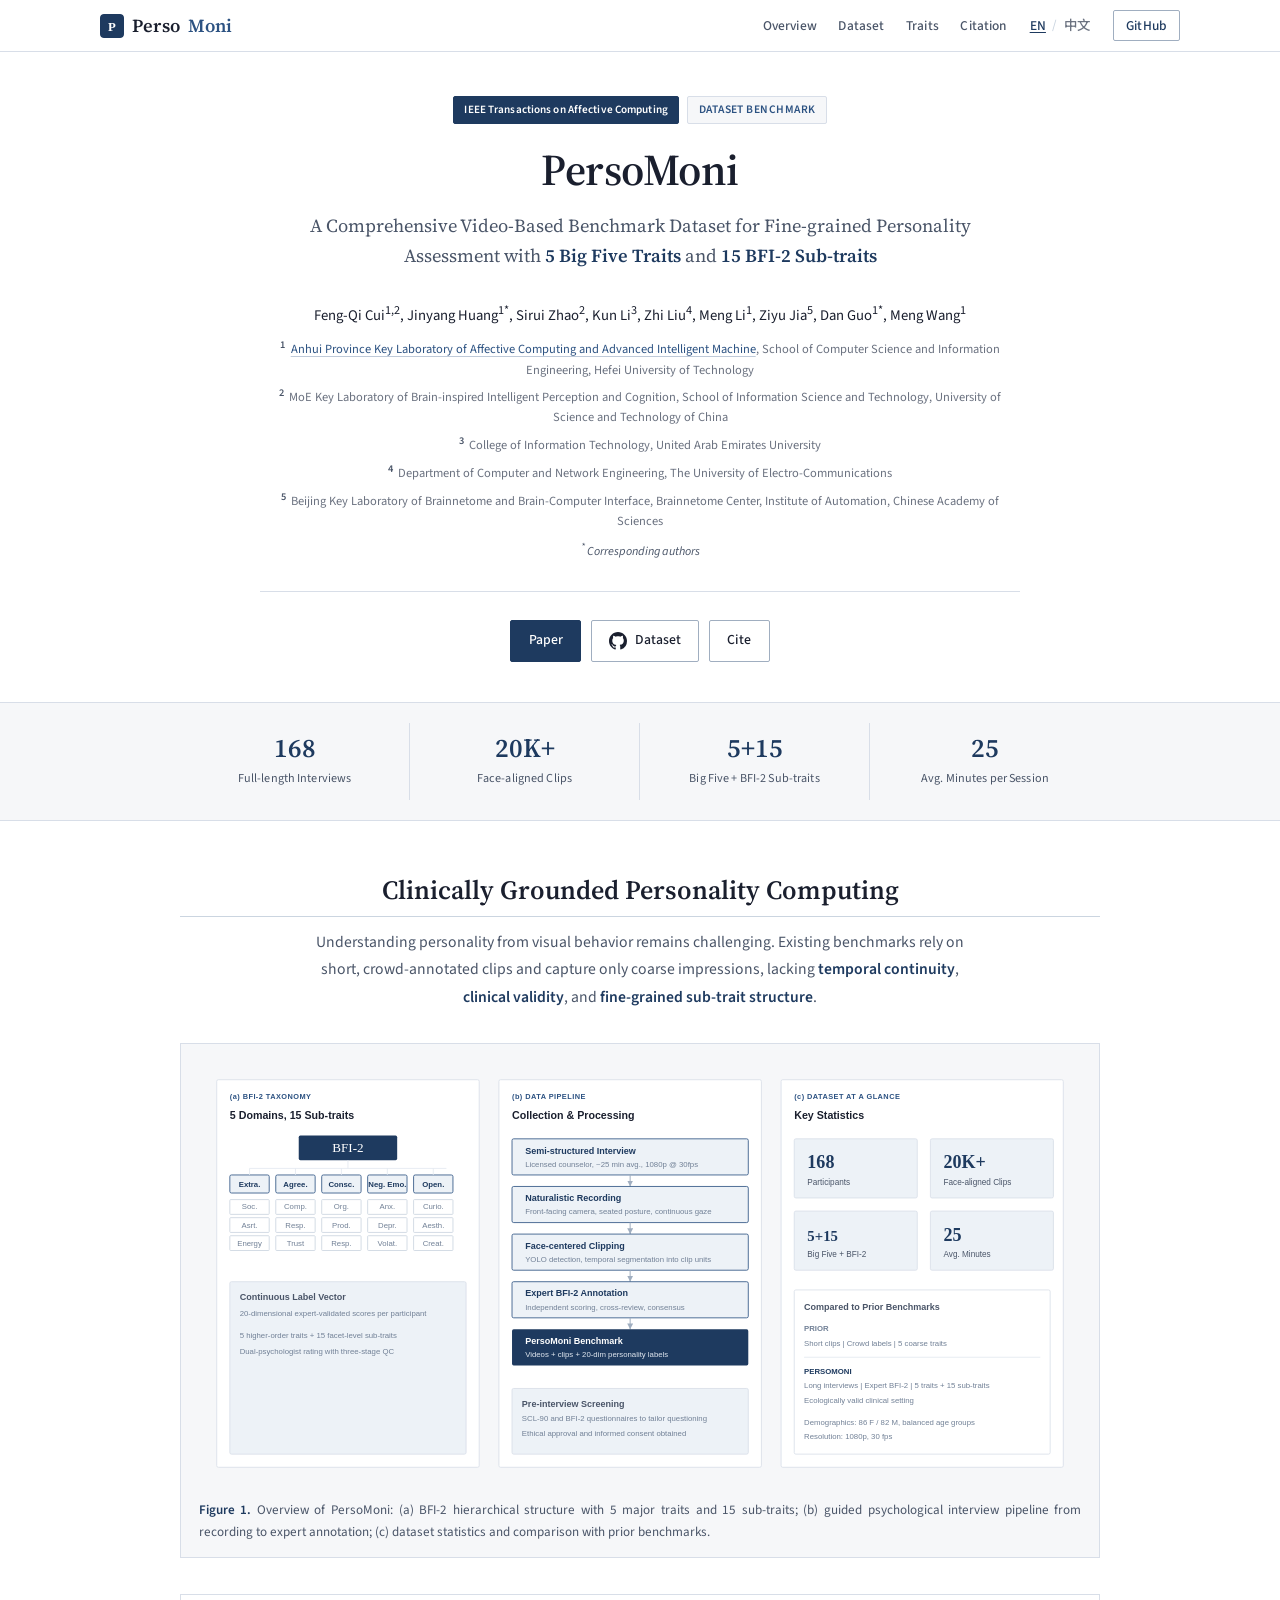
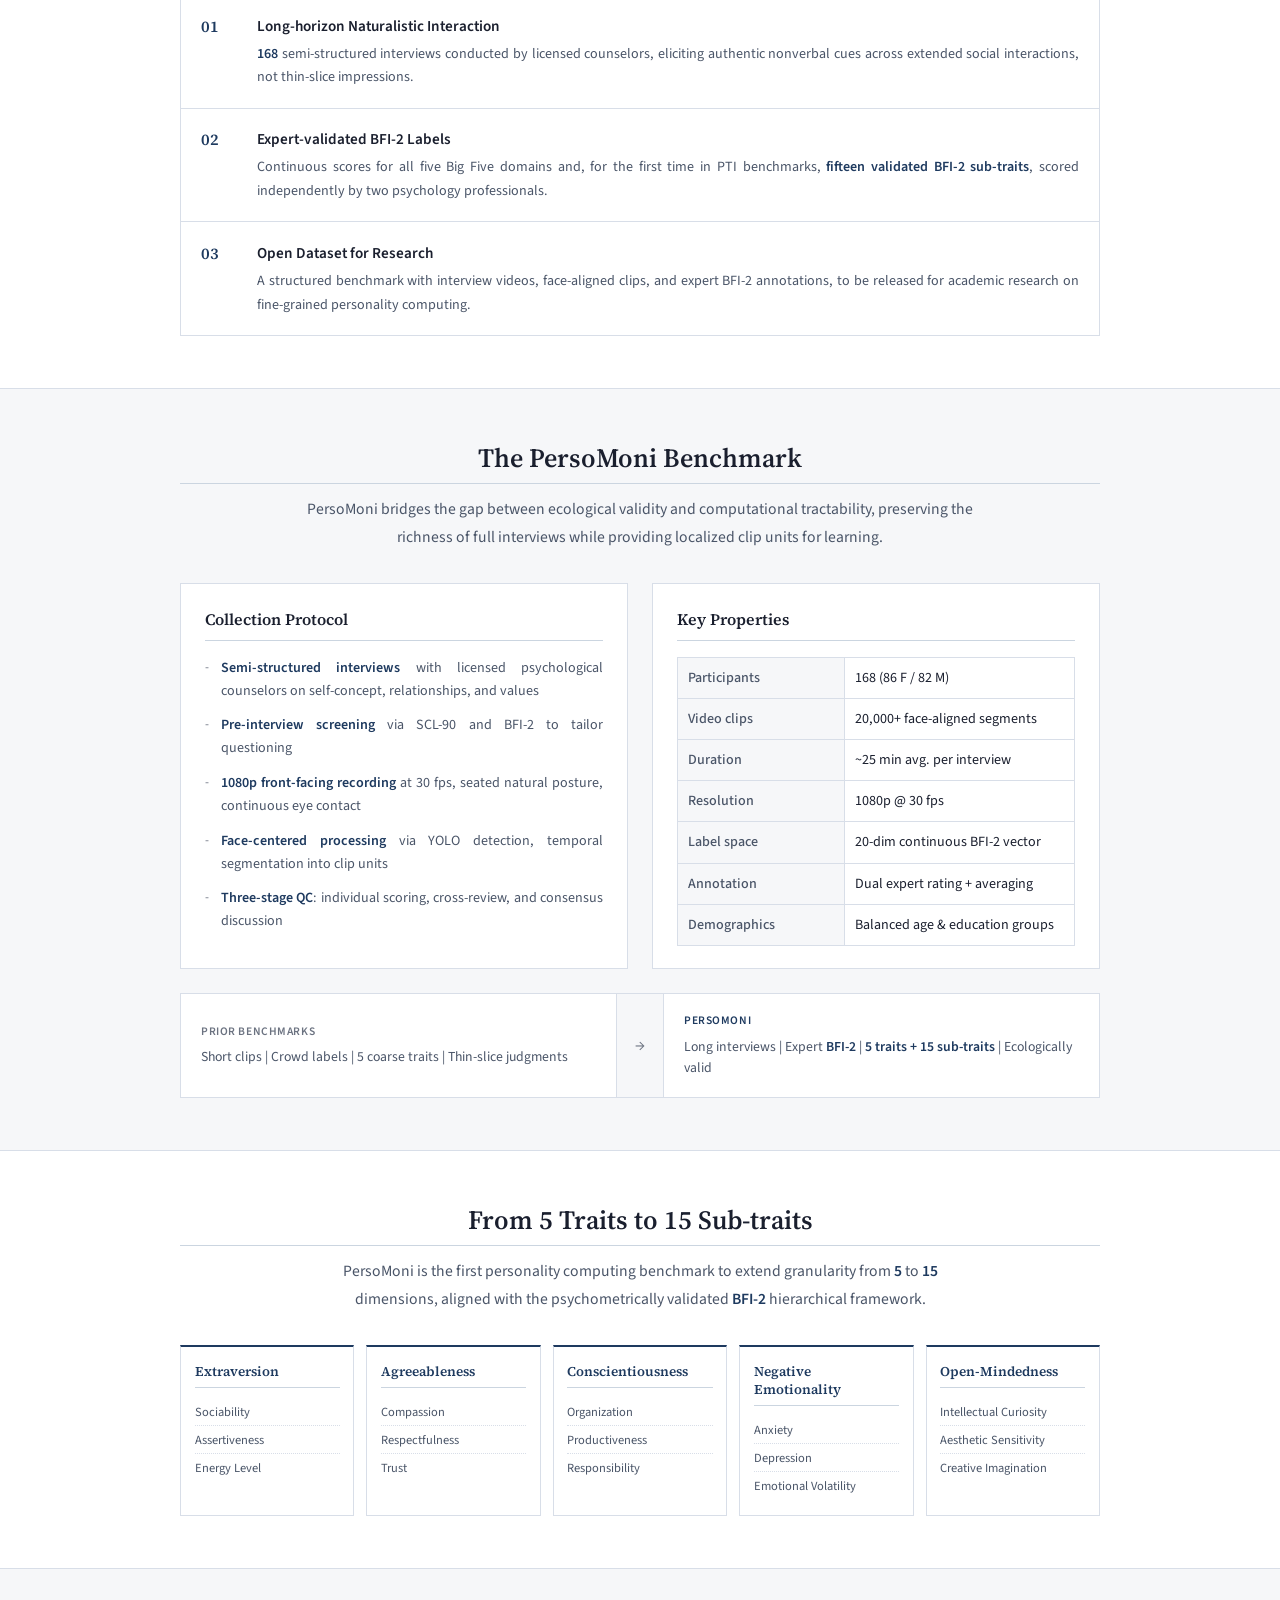
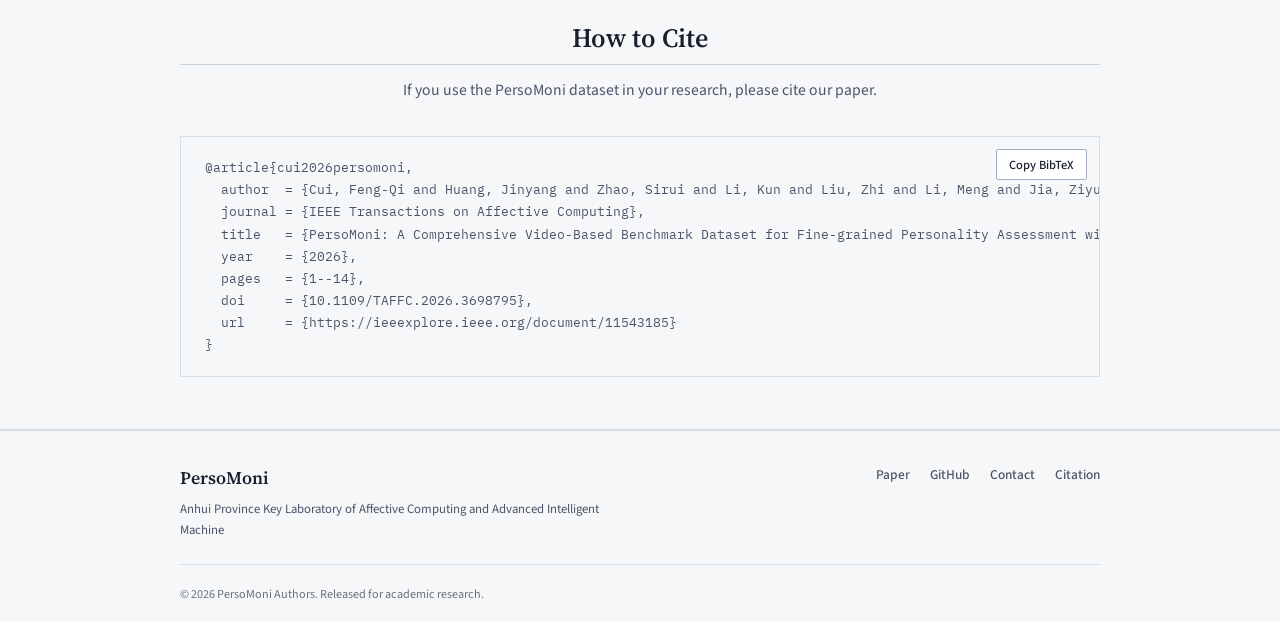
<file: index.html>
<!DOCTYPE html>
<html lang="en">
<head>
  <meta charset="UTF-8">
  <meta name="viewport" content="width=device-width, initial-scale=1.0">
  <meta http-equiv="Content-Type" content="text/html; charset=UTF-8">
  <meta name="description" content="PersoMoni - A clinically grounded video benchmark for fine-grained personality assessment with 5 Big Five traits and 15 BFI-2 sub-traits. Published in IEEE TAFFC.">
  <meta name="keywords" content="PersoMoni, personality computing, BFI-2, video benchmark, affective computing, dataset">
  <meta property="og:title" content="PersoMoni | IEEE TAFFC">
  <meta property="og:description" content="168 psychological interviews, 20,000+ face-aligned clips, 5 Big Five traits + 15 BFI-2 sub-traits.">
  <meta property="og:type" content="website">
  <meta property="og:url" content="https://qicita.github.io/PersoMoni/">
  <title>PersoMoni - Fine-grained Personality Assessment Benchmark</title>
  <link rel="icon" href="static/images/favicon.svg" type="image/svg+xml">
  <link rel="apple-touch-icon" href="static/images/favicon.svg">
  <link rel="preconnect" href="https://fonts.googleapis.com">
  <link rel="preconnect" href="https://fonts.gstatic.com" crossorigin>
  <link href="https://fonts.googleapis.com/css2?family=IBM+Plex+Mono:wght@400;500&family=Noto+Sans+SC:wght@400;500;600;700&family=Noto+Serif+SC:wght@500;600;700&family=Source+Sans+3:ital,wght@0,400;0,500;0,600;0,700;1,400&family=Source+Serif+4:ital,opsz,wght@0,8..60,400;0,8..60,600;0,8..60,700;1,8..60,400&display=swap" rel="stylesheet">
  <link rel="stylesheet" href="static/css/style.css">
  <link rel="alternate" hreflang="en" href="index.html">
  <link rel="alternate" hreflang="zh" href="zh.html">
</head>
<body>
  <nav class="nav" id="nav">
    <div class="nav-inner container">
      <a class="nav-logo" href="#top">
        <img class="nav-logo-icon" src="static/images/favicon.svg" alt="" width="24" height="24">
        Perso<span>Moni</span>
      </a>
      <button class="nav-toggle" id="nav-toggle" aria-label="Toggle menu" aria-expanded="false">
        <span></span><span></span><span></span>
      </button>
      <ul class="nav-links" id="nav-links">
        <li><a href="#overview">Overview</a></li>
        <li><a href="#dataset">Dataset</a></li>
        <li><a href="#traits">Traits</a></li>
        <li><a href="#citation">Citation</a></li>
        <li class="lang-switch">
          <a href="index.html" class="lang-active" aria-current="page">EN</a>
          <span class="lang-divider">/</span>
          <a href="zh.html">中文</a>
        </li>
        <li><a class="nav-cta" href="https://github.com/QIcita/PersoMoni" target="_blank" rel="noopener">GitHub</a></li>
      </ul>
    </div>
  </nav>

  <header class="hero" id="top">
    <div class="container hero-content">
      <div class="hero-badges">
        <span class="badge badge-venue">IEEE Transactions on Affective Computing</span>
        <span class="badge badge-type">Dataset Benchmark</span>
      </div>
      <h1 class="hero-title">PersoMoni</h1>
      <p class="hero-subtitle">
        A Comprehensive Video-Based Benchmark Dataset for Fine-grained Personality Assessment with <strong class="key-term">5 Big Five Traits</strong> and <strong class="key-term">15 BFI-2 Sub-traits</strong>
      </p>
      <div class="authors">
        <p class="author-list">
          Feng-Qi Cui<sup>1,2</sup>,
          <a href="https://happyisac.github.io/PersonHomePage/" target="_blank" rel="noopener">Jinyang Huang</a><sup>1*</sup>,
          <a href="#">Sirui Zhao</a><sup>2</sup>,
          <a href="#">Kun Li</a><sup>3</sup>,
          <a href="#">Zhi Liu</a><sup>4</sup>,
          <a href="#">Meng Li</a><sup>1</sup>,
          <a href="#">Ziyu Jia</a><sup>5</sup>,
          <a href="mailto:guodan@hfut.edu.cn">Dan Guo</a><sup>1*</sup>,
          Meng Wang<sup>1</sup>
        </p>
        <div class="affiliations">
          <p><sup>1</sup> <a href="https://aflab.hfut.edu.cn/" target="_blank" rel="noopener">Anhui Province Key Laboratory of Affective Computing and Advanced Intelligent Machine</a>, School of Computer Science and Information Engineering, Hefei University of Technology</p>
          <p><sup>2</sup> MoE Key Laboratory of Brain-inspired Intelligent Perception and Cognition, School of Information Science and Technology, University of Science and Technology of China</p>
          <p><sup>3</sup> College of Information Technology, United Arab Emirates University</p>
          <p><sup>4</sup> Department of Computer and Network Engineering, The University of Electro-Communications</p>
          <p><sup>5</sup> Beijing Key Laboratory of Brainnetome and Brain-Computer Interface, Brainnetome Center, Institute of Automation, Chinese Academy of Sciences</p>
        </div>
        <p class="corresponding"><sup>*</sup> Corresponding authors</p>
      </div>
      <div class="hero-actions">
        <a class="btn btn-primary" href="https://ieeexplore.ieee.org/document/11543185" target="_blank" rel="noopener">Paper</a>
        <a class="btn btn-secondary" href="https://github.com/QIcita/PersoMoni" target="_blank" rel="noopener">
          <svg width="18" height="18" viewBox="0 0 24 24" fill="currentColor" aria-hidden="true"><path d="M12 0C5.37 0 0 5.37 0 12c0 5.31 3.435 9.795 8.205 11.385.6.105.825-.255.825-.57 0-.285-.015-1.23-.015-2.235-3.015.555-3.795-.735-4.035-1.41-.135-.345-.72-1.41-1.23-1.695-.42-.225-1.02-.78-.015-.795.945-.015 1.62.87 1.845 1.23 1.08 1.815 2.805 1.305 3.495.99.105-.78.42-1.305.765-1.605-2.67-.3-5.46-1.335-5.46-5.925 0-1.305.465-2.385 1.23-3.225-.12-.3-.54-1.53.12-3.18 0 0 1.005-.315 3.3 1.23.96-.27 1.98-.405 3-.405s2.04.135 3 .405c2.295-1.56 3.3-1.23 3.3-1.23.66 1.65.24 2.88.12 3.18.765.84 1.23 1.905 1.23 3.225 0 4.605-2.805 5.625-5.475 5.925.435.375.81 1.095.81 2.22 0 1.605-.015 2.895-.015 3.3 0 .315.225.69.825.57A12.02 12.02 0 0024 12c0-6.63-5.37-12-12-12z"/></svg>
          Dataset
        </a>
        <a class="btn btn-ghost" href="#citation">Cite</a>
      </div>
    </div>
  </header>

  <main>
    <section class="stats-bar">
      <div class="container stats-grid">
        <div class="stat-card">
          <span class="stat-value">168</span>
          <span class="stat-label">Full-length Interviews</span>
        </div>
        <div class="stat-card">
          <span class="stat-value">20K+</span>
          <span class="stat-label">Face-aligned Clips</span>
        </div>
        <div class="stat-card">
          <span class="stat-value">5+15</span>
          <span class="stat-label">Big Five + BFI-2 Sub-traits</span>
        </div>
        <div class="stat-card">
          <span class="stat-value">25</span>
          <span class="stat-label">Avg. Minutes per Session</span>
        </div>
      </div>
    </section>

    <section class="section" id="overview">
      <div class="container">
        <div class="section-header">
          <h2>Clinically Grounded Personality Computing</h2>
          <p class="section-lead">
            Understanding personality from visual behavior remains challenging. Existing benchmarks rely on
            short, crowd-annotated clips and capture only coarse impressions, lacking
            <strong class="key-term">temporal continuity</strong>,
            <strong class="key-term">clinical validity</strong>, and
            <strong class="key-term">fine-grained sub-trait structure</strong>.
          </p>
        </div>
        <figure class="teaser-figure">
          <img
            src="static/images/overview.svg"
            alt="PersoMoni overview: BFI-2 taxonomy, data collection pipeline, and dataset statistics"
            loading="lazy"
          >
          <figcaption>
            <strong>Figure 1.</strong> Overview of PersoMoni: (a) BFI-2 hierarchical structure with 5 major traits and 15 sub-traits;
            (b) guided psychological interview pipeline from recording to expert annotation; (c) dataset statistics and comparison with prior benchmarks.
          </figcaption>
        </figure>
        <div class="highlights">
          <article class="highlight-card">
            <div class="highlight-icon" aria-hidden="true">01</div>
            <h3>Long-horizon Naturalistic Interaction</h3>
            <p><strong class="key-term">168</strong> semi-structured interviews conducted by licensed counselors, eliciting authentic nonverbal cues across extended social interactions, not thin-slice impressions.</p>
          </article>
          <article class="highlight-card">
            <div class="highlight-icon" aria-hidden="true">02</div>
            <h3>Expert-validated BFI-2 Labels</h3>
            <p>Continuous scores for all five Big Five domains and, for the first time in PTI benchmarks, <strong class="key-term">fifteen validated BFI-2 sub-traits</strong>, scored independently by two psychology professionals.</p>
          </article>
          <article class="highlight-card">
            <div class="highlight-icon" aria-hidden="true">03</div>
            <h3>Open Dataset for Research</h3>
            <p>A structured benchmark with interview videos, face-aligned clips, and expert BFI-2 annotations, to be released for academic research on fine-grained personality computing.</p>
          </article>
        </div>
      </div>
    </section>

    <section class="section section-alt" id="dataset">
      <div class="container">
        <div class="section-header">
          <h2>The PersoMoni Benchmark</h2>
          <p class="section-lead">
            PersoMoni bridges the gap between ecological validity and computational tractability,
            preserving the richness of full interviews while providing localized clip units for learning.
          </p>
        </div>
        <div class="dataset-layout">
          <div class="dataset-top">
            <div class="dataset-info">
              <h3>Collection Protocol</h3>
              <ul class="feature-list">
                <li>
                  <strong>Semi-structured interviews</strong> with licensed psychological counselors on self-concept, relationships, and values
                </li>
                <li>
                  <strong>Pre-interview screening</strong> via SCL-90 and BFI-2 to tailor questioning
                </li>
                <li>
                  <strong>1080p front-facing recording</strong> at 30 fps, seated natural posture, continuous eye contact
                </li>
                <li>
                  <strong>Face-centered processing</strong> via YOLO detection, temporal segmentation into clip units
                </li>
                <li>
                  <strong>Three-stage QC</strong>: individual scoring, cross-review, and consensus discussion
                </li>
              </ul>
            </div>
            <div class="dataset-specs">
              <h3>Key Properties</h3>
              <table class="spec-table">
                <tbody>
                  <tr><th>Participants</th><td>168 (86 F / 82 M)</td></tr>
                  <tr><th>Video clips</th><td>20,000+ face-aligned segments</td></tr>
                  <tr><th>Duration</th><td>~25 min avg. per interview</td></tr>
                  <tr><th>Resolution</th><td>1080p @ 30 fps</td></tr>
                  <tr><th>Label space</th><td>20-dim continuous BFI-2 vector</td></tr>
                  <tr><th>Annotation</th><td>Dual expert rating + averaging</td></tr>
                  <tr><th>Demographics</th><td>Balanced age &amp; education groups</td></tr>
                </tbody>
              </table>
            </div>
          </div>
          <div class="comparison-banner">
            <div class="comparison-item comparison-old">
              <span class="comparison-label">Prior benchmarks</span>
              <p>Short clips | Crowd labels | 5 coarse traits | Thin-slice judgments</p>
            </div>
            <div class="comparison-arrow" aria-hidden="true">&rarr;</div>
            <div class="comparison-item comparison-new">
              <span class="comparison-label">PersoMoni</span>
              <p>Long interviews | Expert <strong class="key-term">BFI-2</strong> | <strong class="key-term">5 traits + 15 sub-traits</strong> | Ecologically valid</p>
            </div>
          </div>
        </div>
      </div>
    </section>

    <section class="section" id="traits">
      <div class="container">
        <div class="section-header">
          <h2>From 5 Traits to 15 Sub-traits</h2>
          <p class="section-lead">
            PersoMoni is the first personality computing benchmark to extend granularity from
            <strong class="key-term">5</strong> to <strong class="key-term">15</strong> dimensions,
            aligned with the psychometrically validated <strong class="key-term">BFI-2</strong> hierarchical framework.
          </p>
        </div>
        <div class="traits-grid">
          <div class="trait-domain" data-domain="extraversion">
            <h3>Extraversion</h3>
            <ul>
              <li>Sociability</li>
              <li>Assertiveness</li>
              <li>Energy Level</li>
            </ul>
          </div>
          <div class="trait-domain" data-domain="agreeableness">
            <h3>Agreeableness</h3>
            <ul>
              <li>Compassion</li>
              <li>Respectfulness</li>
              <li>Trust</li>
            </ul>
          </div>
          <div class="trait-domain" data-domain="conscientiousness">
            <h3>Conscientiousness</h3>
            <ul>
              <li>Organization</li>
              <li>Productiveness</li>
              <li>Responsibility</li>
            </ul>
          </div>
          <div class="trait-domain" data-domain="negative">
            <h3>Negative Emotionality</h3>
            <ul>
              <li>Anxiety</li>
              <li>Depression</li>
              <li>Emotional Volatility</li>
            </ul>
          </div>
          <div class="trait-domain" data-domain="openness">
            <h3>Open-Mindedness</h3>
            <ul>
              <li>Intellectual Curiosity</li>
              <li>Aesthetic Sensitivity</li>
              <li>Creative Imagination</li>
            </ul>
          </div>
        </div>
      </div>
    </section>

    <section class="section section-alt" id="citation">
      <div class="container">
        <div class="section-header">
          <h2>How to Cite</h2>
          <p class="section-lead">
            If you use the PersoMoni dataset in your research, please cite our paper.
          </p>
        </div>
        <div class="citation-box">
          <pre class="bibtex" id="bibtex"><code>@article{cui2026persomoni,
  author  = {Cui, Feng-Qi and Huang, Jinyang and Zhao, Sirui and Li, Kun and Liu, Zhi and Li, Meng and Jia, Ziyu and Guo, Dan and Wang, Meng},
  journal = {IEEE Transactions on Affective Computing},
  title   = {PersoMoni: A Comprehensive Video-Based Benchmark Dataset for Fine-grained Personality Assessment with 15 Trait Dimensions},
  year    = {2026},
  pages   = {1--14},
  doi     = {10.1109/TAFFC.2026.3698795},
  url     = {https://ieeexplore.ieee.org/document/11543185}
}</code></pre>
          <button class="btn btn-copy" id="copy-btn" type="button">
            <span class="copy-text">Copy BibTeX</span>
            <span class="copy-done" hidden>Copied!</span>
          </button>
        </div>
      </div>
    </section>
  </main>

  <footer class="footer">
    <div class="container footer-inner">
      <div class="footer-brand">
        <span class="footer-logo">PersoMoni</span>
        <p><a href="https://aflab.hfut.edu.cn/" target="_blank" rel="noopener">Anhui Province Key Laboratory of Affective Computing and Advanced Intelligent Machine</a></p>
      </div>
      <div class="footer-links">
        <a href="https://ieeexplore.ieee.org/document/11543185" target="_blank" rel="noopener">Paper</a>
        <a href="https://github.com/QIcita/PersoMoni" target="_blank" rel="noopener">GitHub</a>
        <a href="https://happyisac.github.io/PersonHomePage/" target="_blank" rel="noopener">Contact</a>
        <a href="#citation">Citation</a>
      </div>
      <p class="footer-copy">&copy; 2026 PersoMoni Authors. Released for academic research.</p>
    </div>
  </footer>

  <script src="static/js/main.js"></script>
</body>
</html>
</file>
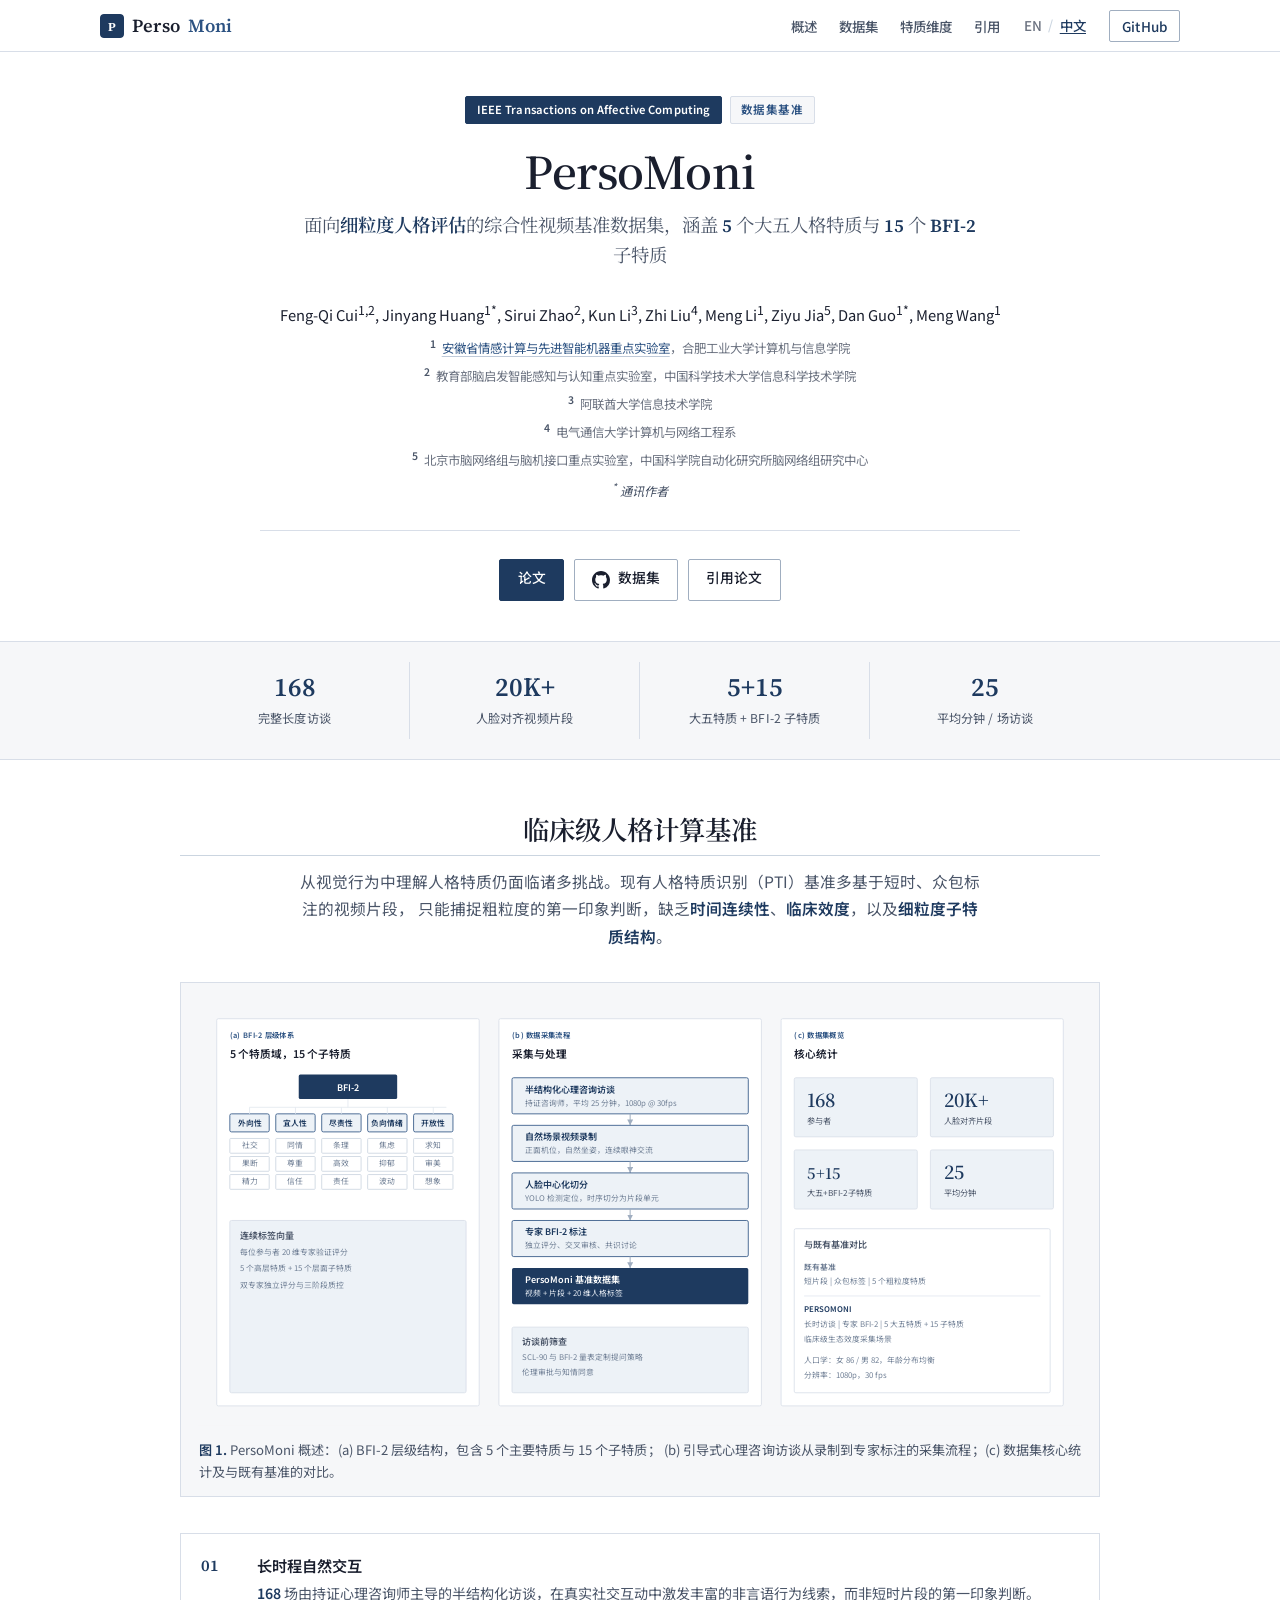
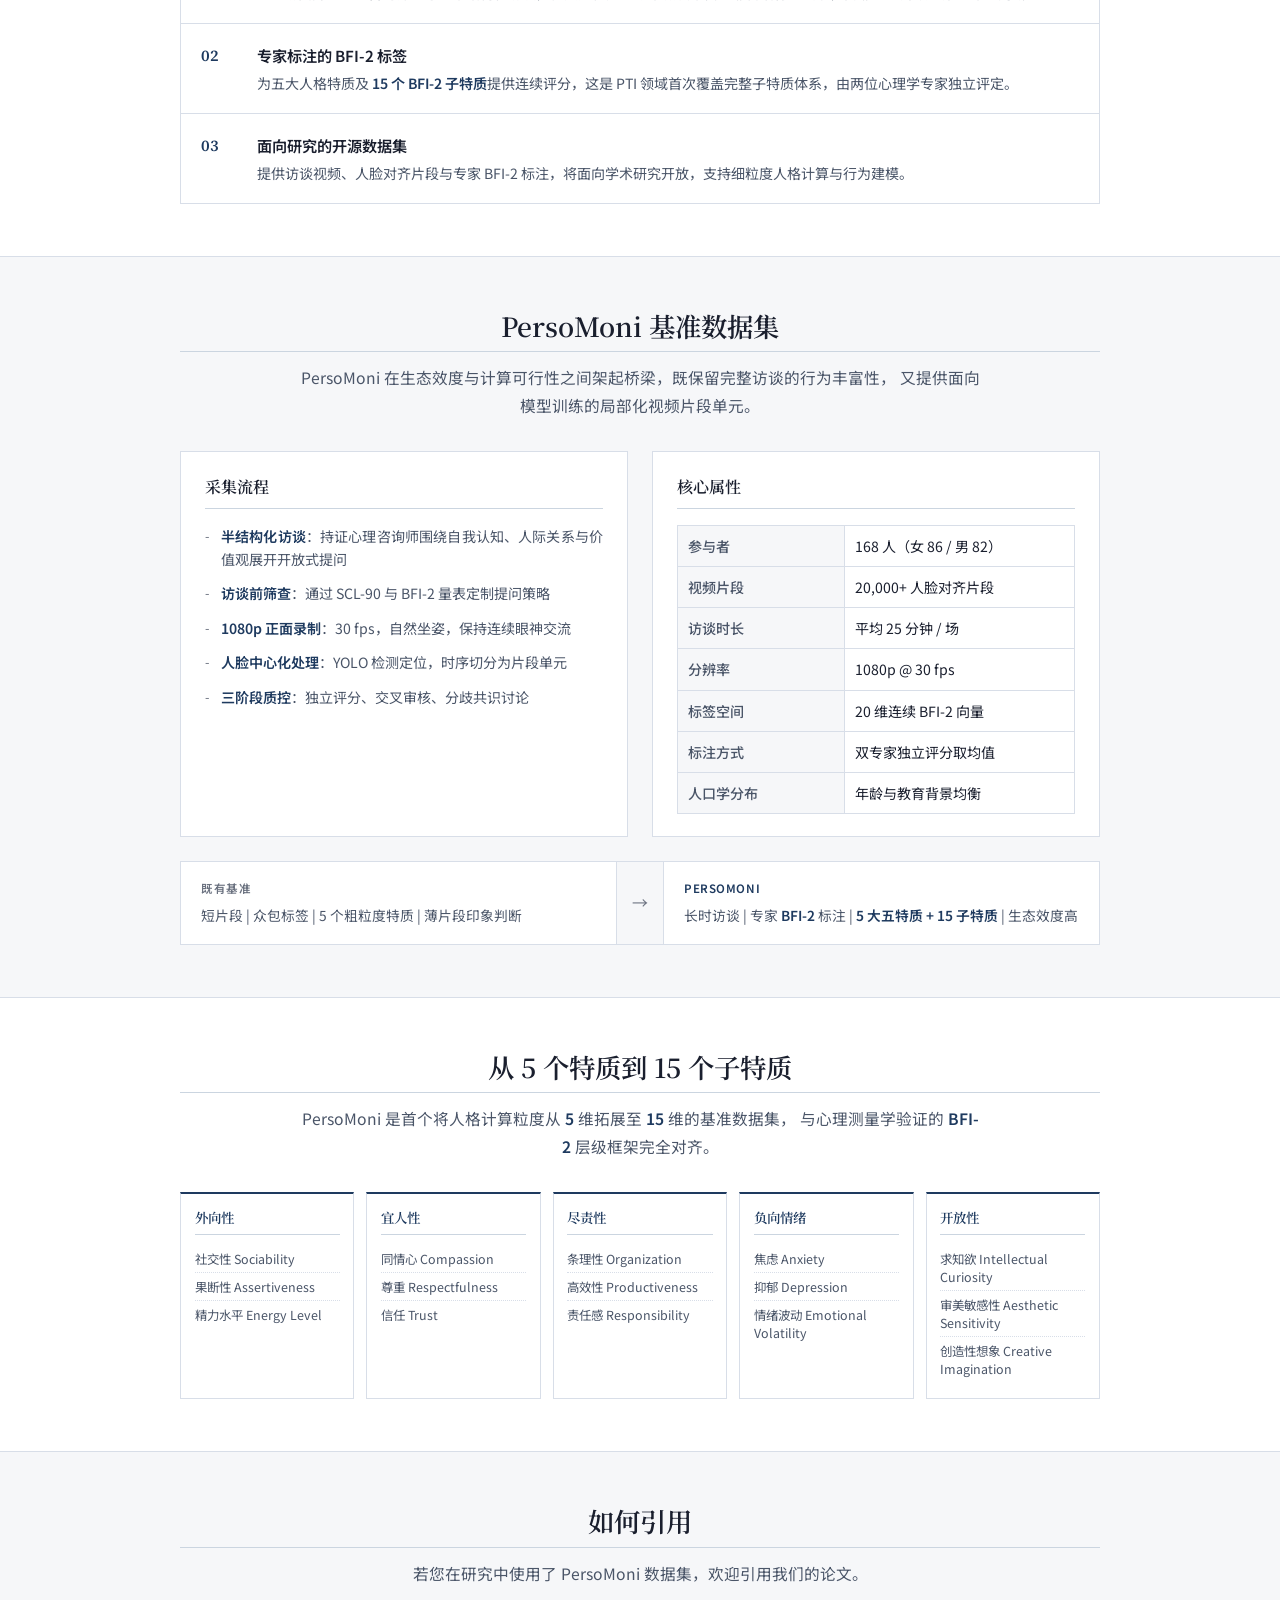
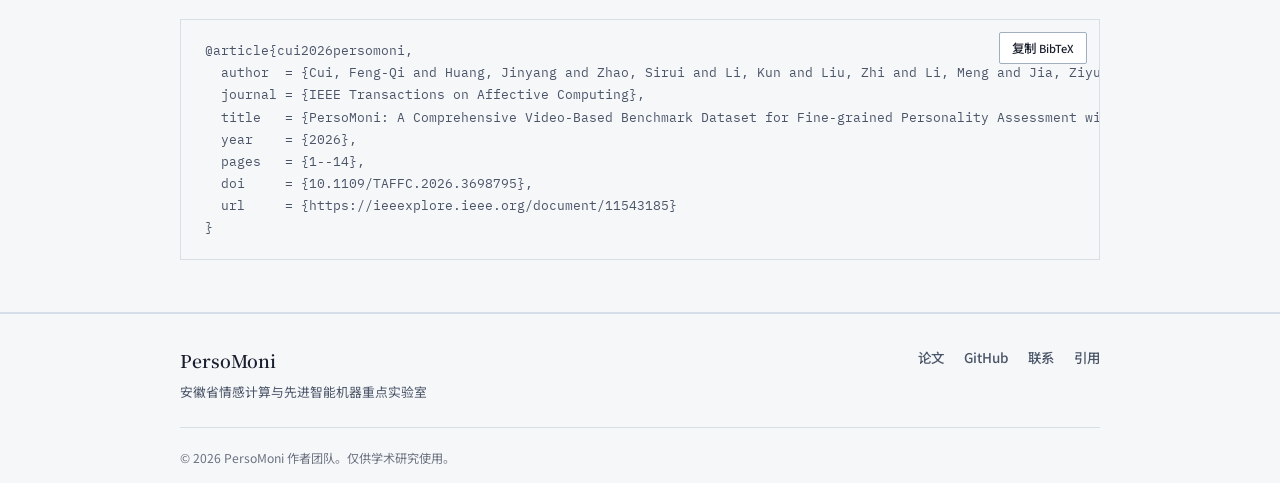
<file: zh.html>
<!DOCTYPE html>
<html lang="zh-CN">
<head>
  <meta charset="UTF-8">
  <meta name="viewport" content="width=device-width, initial-scale=1.0">
  <meta http-equiv="Content-Type" content="text/html; charset=UTF-8">
  <meta name="description" content="PersoMoni - 面向细粒度人格评估的临床级视频基准数据集，涵盖 5 个大五人格特质与 15 个 BFI-2 子特质。发表于 IEEE TAFFC。">
  <meta name="keywords" content="PersoMoni, 人格计算, BFI-2, 视频基准, 情感计算, 数据集">
  <meta property="og:title" content="PersoMoni | IEEE TAFFC">
  <meta property="og:description" content="168 场心理咨询访谈，20,000+ 人脸对齐视频片段，5 个大五人格特质 + 15 个 BFI-2 子特质。">
  <meta property="og:type" content="website">
  <meta property="og:url" content="https://qicita.github.io/PersoMoni/zh.html">
  <title>PersoMoni - 细粒度人格评估视频基准数据集</title>
  <link rel="icon" href="static/images/favicon.svg" type="image/svg+xml">
  <link rel="apple-touch-icon" href="static/images/favicon.svg">
  <link rel="preconnect" href="https://fonts.googleapis.com">
  <link rel="preconnect" href="https://fonts.gstatic.com" crossorigin>
  <link href="https://fonts.googleapis.com/css2?family=IBM+Plex+Mono:wght@400;500&family=Noto+Sans+SC:wght@400;500;600;700&family=Noto+Serif+SC:wght@500;600;700&family=Source+Sans+3:ital,wght@0,400;0,500;0,600;0,700;1,400&family=Source+Serif+4:ital,opsz,wght@0,8..60,400;0,8..60,600;0,8..60,700;1,8..60,400&display=swap" rel="stylesheet">
  <link rel="stylesheet" href="static/css/style.css">
  <link rel="alternate" hreflang="en" href="index.html">
  <link rel="alternate" hreflang="zh" href="zh.html">
</head>
<body class="lang-zh">
  <nav class="nav" id="nav">
    <div class="nav-inner container">
      <a class="nav-logo" href="#top">
        <img class="nav-logo-icon" src="static/images/favicon.svg" alt="" width="24" height="24">
        Perso<span>Moni</span>
      </a>
      <button class="nav-toggle" id="nav-toggle" aria-label="展开菜单" aria-expanded="false">
        <span></span><span></span><span></span>
      </button>
      <ul class="nav-links" id="nav-links">
        <li><a href="#overview">概述</a></li>
        <li><a href="#dataset">数据集</a></li>
        <li><a href="#traits">特质维度</a></li>
        <li><a href="#citation">引用</a></li>
        <li class="lang-switch">
          <a href="index.html">EN</a>
          <span class="lang-divider">/</span>
          <a href="zh.html" class="lang-active" aria-current="page">中文</a>
        </li>
        <li><a class="nav-cta" href="https://github.com/QIcita/PersoMoni" target="_blank" rel="noopener">GitHub</a></li>
      </ul>
    </div>
  </nav>

  <header class="hero" id="top">
    <div class="container hero-content">
      <div class="hero-badges">
        <span class="badge badge-venue">IEEE Transactions on Affective Computing</span>
        <span class="badge badge-type">数据集基准</span>
      </div>
      <h1 class="hero-title">PersoMoni</h1>
      <p class="hero-subtitle">
        面向<strong class="key-term">细粒度人格评估</strong>的综合性视频基准数据集，涵盖 <strong class="key-term">5</strong> 个大五人格特质与 <strong class="key-term">15</strong> 个 <strong class="key-term">BFI-2</strong> 子特质
      </p>
      <div class="authors">
        <p class="author-list">
          Feng-Qi Cui<sup>1,2</sup>,
          <a href="https://happyisac.github.io/PersonHomePage/" target="_blank" rel="noopener">Jinyang Huang</a><sup>1*</sup>,
          Sirui Zhao<sup>2</sup>,
          Kun Li<sup>3</sup>,
          Zhi Liu<sup>4</sup>,
          Meng Li<sup>1</sup>,
          Ziyu Jia<sup>5</sup>,
          <a href="mailto:guodan@hfut.edu.cn">Dan Guo</a><sup>1*</sup>,
          Meng Wang<sup>1</sup>
        </p>
        <div class="affiliations">
          <p><sup>1</sup> <a href="https://aflab.hfut.edu.cn/" target="_blank" rel="noopener">安徽省情感计算与先进智能机器重点实验室</a>，合肥工业大学计算机与信息学院</p>
          <p><sup>2</sup> 教育部脑启发智能感知与认知重点实验室，中国科学技术大学信息科学技术学院</p>
          <p><sup>3</sup> 阿联酋大学信息技术学院</p>
          <p><sup>4</sup> 电气通信大学计算机与网络工程系</p>
          <p><sup>5</sup> 北京市脑网络组与脑机接口重点实验室，中国科学院自动化研究所脑网络组研究中心</p>
        </div>
        <p class="corresponding"><sup>*</sup> 通讯作者</p>
      </div>
      <div class="hero-actions">
        <a class="btn btn-primary" href="https://ieeexplore.ieee.org/document/11543185" target="_blank" rel="noopener">论文</a>
        <a class="btn btn-secondary" href="https://github.com/QIcita/PersoMoni" target="_blank" rel="noopener">
          <svg width="18" height="18" viewBox="0 0 24 24" fill="currentColor" aria-hidden="true"><path d="M12 0C5.37 0 0 5.37 0 12c0 5.31 3.435 9.795 8.205 11.385.6.105.825-.255.825-.57 0-.285-.015-1.23-.015-2.235-3.015.555-3.795-.735-4.035-1.41-.135-.345-.72-1.41-1.23-1.695-.42-.225-1.02-.78-.015-.795.945-.015 1.62.87 1.845 1.23 1.08 1.815 2.805 1.305 3.495.99.105-.78.42-1.305.765-1.605-2.67-.3-5.46-1.335-5.46-5.925 0-1.305.465-2.385 1.23-3.225-.12-.3-.54-1.53.12-3.18 0 0 1.005-.315 3.3 1.23.96-.27 1.98-.405 3-.405s2.04.135 3 .405c2.295-1.56 3.3-1.23 3.3-1.23.66 1.65.24 2.88.12 3.18.765.84 1.23 1.905 1.23 3.225 0 4.605-2.805 5.625-5.475 5.925.435.375.81 1.095.81 2.22 0 1.605-.015 2.895-.015 3.3 0 .315.225.69.825.57A12.02 12.02 0 0024 12c0-6.63-5.37-12-12-12z"/></svg>
          数据集
        </a>
        <a class="btn btn-ghost" href="#citation">引用论文</a>
      </div>
    </div>
  </header>

  <main>
    <section class="stats-bar">
      <div class="container stats-grid">
        <div class="stat-card">
          <span class="stat-value">168</span>
          <span class="stat-label">完整长度访谈</span>
        </div>
        <div class="stat-card">
          <span class="stat-value">20K+</span>
          <span class="stat-label">人脸对齐视频片段</span>
        </div>
        <div class="stat-card">
          <span class="stat-value">5+15</span>
          <span class="stat-label">大五特质 + BFI-2 子特质</span>
        </div>
        <div class="stat-card">
          <span class="stat-value">25</span>
          <span class="stat-label">平均分钟 / 场访谈</span>
        </div>
      </div>
    </section>

    <section class="section" id="overview">
      <div class="container">
        <div class="section-header">
          <h2>临床级人格计算基准</h2>
          <p class="section-lead">
            从视觉行为中理解人格特质仍面临诸多挑战。现有人格特质识别（PTI）基准多基于短时、众包标注的视频片段，
            只能捕捉粗粒度的第一印象判断，缺乏<strong class="key-term">时间连续性</strong>、<strong class="key-term">临床效度</strong>，以及<strong class="key-term">细粒度子特质结构</strong>。
          </p>
        </div>
        <figure class="teaser-figure overview-figure">
          <div class="overview-svg" role="img" aria-label="PersoMoni 概述：BFI-2 层级体系、数据采集流程与数据集统计">
<svg xmlns="http://www.w3.org/2000/svg" viewBox="0 0 1080 520" role="img" aria-labelledby="overviewTitle overviewDesc">
  <title id="overviewTitle">PersoMoni 数据集概述</title>
  <desc id="overviewDesc">BFI-2 层级体系、数据采集流程与数据集统计</desc>
  <defs>
    <style>
      .bg { fill: #f6f7f9; }
      .panel { fill: #ffffff; stroke: #d8dee8; stroke-width: 1; }
      .title { font: 600 13px 'Noto Sans SC', 'Source Sans 3', Arial, sans-serif; fill: #1a1f2e; }
      .label { font: 500 11px 'Noto Sans SC', 'Source Sans 3', Arial, sans-serif; fill: #4a5568; }
      .small { font: 400 9.5px 'Noto Sans SC', 'Source Sans 3', Arial, sans-serif; fill: #718096; }
      .stat-num { font: 600 22px 'Noto Serif SC', Georgia, serif; fill: #1e3a5f; }
      .stat-txt { font: 400 10px 'Noto Sans SC', Arial, sans-serif; fill: #4a5568; }
      .tag { font: 600 9px 'Noto Sans SC', Arial, sans-serif; fill: #2c5282; letter-spacing: 0.04em; }
      .node-main { fill: #1e3a5f; }
      .node-mid { fill: #edf2f7; stroke: #2c5282; stroke-width: 1; }
      .node-leaf { fill: #ffffff; stroke: #cbd5e0; stroke-width: 1; }
      .arrow { stroke: #a0aec0; stroke-width: 1.2; fill: none; marker-end: url(#arrowhead); }
      .divider { stroke: #e2e8f0; stroke-width: 1; }
    </style>
    <marker id="arrowhead" markerWidth="8" markerHeight="8" refX="6" refY="3" orient="auto">
      <path d="M0,0 L6,3 L0,6 Z" fill="#a0aec0"/>
    </marker>
  </defs>

  <rect width="1080" height="520" class="bg"/>

  <rect x="24" y="24" width="320" height="472" rx="2" class="panel"/>
  <text x="40" y="48" class="tag">(a) BFI-2 层级体系</text>
  <text x="40" y="72" class="title">5 个特质域，15 个子特质</text>

  <rect x="124" y="92" width="120" height="30" rx="2" class="node-main"/>
  <text x="184" y="112" text-anchor="middle" style="font:600 11px 'Noto Sans SC',Arial,sans-serif;fill:#fff">BFI-2</text>

  <g transform="translate(40,140)">
    <g>
      <rect width="48" height="22" rx="2" class="node-mid"/><text x="24" y="15" text-anchor="middle" class="small" style="fill:#1e3a5f;font-weight:600">外向性</text>
      <rect y="30" width="48" height="18" rx="1" class="node-leaf"/><text x="24" y="42" text-anchor="middle" class="small">社交</text>
      <rect y="52" width="48" height="18" rx="1" class="node-leaf"/><text x="24" y="64" text-anchor="middle" class="small">果断</text>
      <rect y="74" width="48" height="18" rx="1" class="node-leaf"/><text x="24" y="86" text-anchor="middle" class="small">精力</text>
    </g>
    <g transform="translate(56,0)">
      <rect width="48" height="22" rx="2" class="node-mid"/><text x="24" y="15" text-anchor="middle" class="small" style="fill:#1e3a5f;font-weight:600">宜人性</text>
      <rect y="30" width="48" height="18" rx="1" class="node-leaf"/><text x="24" y="42" text-anchor="middle" class="small">同情</text>
      <rect y="52" width="48" height="18" rx="1" class="node-leaf"/><text x="24" y="64" text-anchor="middle" class="small">尊重</text>
      <rect y="74" width="48" height="18" rx="1" class="node-leaf"/><text x="24" y="86" text-anchor="middle" class="small">信任</text>
    </g>
    <g transform="translate(112,0)">
      <rect width="48" height="22" rx="2" class="node-mid"/><text x="24" y="15" text-anchor="middle" class="small" style="fill:#1e3a5f;font-weight:600">尽责性</text>
      <rect y="30" width="48" height="18" rx="1" class="node-leaf"/><text x="24" y="42" text-anchor="middle" class="small">条理</text>
      <rect y="52" width="48" height="18" rx="1" class="node-leaf"/><text x="24" y="64" text-anchor="middle" class="small">高效</text>
      <rect y="74" width="48" height="18" rx="1" class="node-leaf"/><text x="24" y="86" text-anchor="middle" class="small">责任</text>
    </g>
    <g transform="translate(168,0)">
      <rect width="48" height="22" rx="2" class="node-mid"/><text x="24" y="15" text-anchor="middle" class="small" style="fill:#1e3a5f;font-weight:600">负向情绪</text>
      <rect y="30" width="48" height="18" rx="1" class="node-leaf"/><text x="24" y="42" text-anchor="middle" class="small">焦虑</text>
      <rect y="52" width="48" height="18" rx="1" class="node-leaf"/><text x="24" y="64" text-anchor="middle" class="small">抑郁</text>
      <rect y="74" width="48" height="18" rx="1" class="node-leaf"/><text x="24" y="86" text-anchor="middle" class="small">波动</text>
    </g>
    <g transform="translate(224,0)">
      <rect width="48" height="22" rx="2" class="node-mid"/><text x="24" y="15" text-anchor="middle" class="small" style="fill:#1e3a5f;font-weight:600">开放性</text>
      <rect y="30" width="48" height="18" rx="1" class="node-leaf"/><text x="24" y="42" text-anchor="middle" class="small">求知</text>
      <rect y="52" width="48" height="18" rx="1" class="node-leaf"/><text x="24" y="64" text-anchor="middle" class="small">审美</text>
      <rect y="74" width="48" height="18" rx="1" class="node-leaf"/><text x="24" y="86" text-anchor="middle" class="small">想象</text>
    </g>
  </g>

  <line x1="184" y1="122" x2="184" y2="132" class="divider"/>
  <line x1="64" y1="132" x2="304" y2="132" class="divider"/>
  <line x1="64" y1="132" x2="64" y2="140" class="divider"/>
  <line x1="120" y1="132" x2="120" y2="140" class="divider"/>
  <line x1="176" y1="132" x2="176" y2="140" class="divider"/>
  <line x1="232" y1="132" x2="232" y2="140" class="divider"/>
  <line x1="288" y1="132" x2="288" y2="140" class="divider"/>

  <rect x="40" y="270" width="288" height="210" rx="2" fill="#edf2f7" stroke="#d8dee8"/>
  <text x="52" y="292" class="label" style="font-weight:600">连续标签向量</text>
  <text x="52" y="312" class="small">每位参与者 20 维专家验证评分</text>
  <text x="52" y="332" class="small">5 个高层特质 + 15 个层面子特质</text>
  <text x="52" y="352" class="small">双专家独立评分与三阶段质控</text>

  <rect x="368" y="24" width="320" height="472" rx="2" class="panel"/>
  <text x="384" y="48" class="tag">(b) 数据采集流程</text>
  <text x="384" y="72" class="title">采集与处理</text>

  <g transform="translate(384,96)">
    <rect width="288" height="44" rx="2" class="node-mid"/>
    <text x="16" y="18" class="label" style="font-weight:600;fill:#1e3a5f">半结构化心理咨询访谈</text>
    <text x="16" y="34" class="small">持证咨询师，平均 25 分钟，1080p @ 30fps</text>
    <path d="M144,44 L144,58" class="arrow"/>
    <rect y="58" width="288" height="44" rx="2" class="node-mid"/>
    <text x="16" y="76" class="label" style="font-weight:600;fill:#1e3a5f">自然场景视频录制</text>
    <text x="16" y="92" class="small">正面机位，自然坐姿，连续眼神交流</text>
    <path d="M144,102 L144,116" class="arrow"/>
    <rect y="116" width="288" height="44" rx="2" class="node-mid"/>
    <text x="16" y="134" class="label" style="font-weight:600;fill:#1e3a5f">人脸中心化切分</text>
    <text x="16" y="150" class="small">YOLO 检测定位，时序切分为片段单元</text>
    <path d="M144,160 L144,174" class="arrow"/>
    <rect y="174" width="288" height="44" rx="2" class="node-mid"/>
    <text x="16" y="192" class="label" style="font-weight:600;fill:#1e3a5f">专家 BFI-2 标注</text>
    <text x="16" y="208" class="small">独立评分、交叉审核、共识讨论</text>
    <path d="M144,218 L144,232" class="arrow"/>
    <rect y="232" width="288" height="44" rx="2" class="node-main"/>
    <text x="16" y="250" class="label" style="font-weight:600;fill:#fff">PersoMoni 基准数据集</text>
    <text x="16" y="266" class="small" style="fill:#e2e8f0">视频 + 片段 + 20 维人格标签</text>
  </g>

  <rect x="384" y="400" width="288" height="80" rx="2" fill="#edf2f7" stroke="#d8dee8"/>
  <text x="396" y="422" class="label" style="font-weight:600">访谈前筛查</text>
  <text x="396" y="440" class="small">SCL-90 与 BFI-2 量表定制提问策略</text>
  <text x="396" y="458" class="small">伦理审批与知情同意</text>

  <rect x="712" y="24" width="344" height="472" rx="2" class="panel"/>
  <text x="728" y="48" class="tag">(c) 数据集概览</text>
  <text x="728" y="72" class="title">核心统计</text>

  <g transform="translate(728,96)">
    <rect width="150" height="72" rx="2" fill="#edf2f7" stroke="#d8dee8"/>
    <text x="16" y="36" class="stat-num">168</text>
    <text x="16" y="56" class="stat-txt">参与者</text>
    <rect x="166" width="150" height="72" rx="2" fill="#edf2f7" stroke="#d8dee8"/>
    <text x="182" y="36" class="stat-num">20K+</text>
    <text x="182" y="56" class="stat-txt">人脸对齐片段</text>
    <rect y="88" width="150" height="72" rx="2" fill="#edf2f7" stroke="#d8dee8"/>
    <text x="16" y="124" class="stat-num" style="font-size:18px">5+15</text>
    <text x="16" y="144" class="stat-txt">大五+BFI-2子特质</text>
    <rect x="166" y="88" width="150" height="72" rx="2" fill="#edf2f7" stroke="#d8dee8"/>
    <text x="182" y="124" class="stat-num">25</text>
    <text x="182" y="144" class="stat-txt">平均分钟</text>
  </g>

  <rect x="728" y="280" width="312" height="200" rx="2" fill="#ffffff" stroke="#d8dee8"/>
  <text x="740" y="304" class="label" style="font-weight:600">与既有基准对比</text>
  <text x="740" y="330" class="small" style="font-weight:600;fill:#718096">既有基准</text>
  <text x="740" y="348" class="small">短片段 | 众包标签 | 5 个粗粒度特质</text>
  <line x1="740" y1="362" x2="1028" y2="362" class="divider"/>
  <text x="740" y="382" class="small" style="font-weight:600;fill:#1e3a5f">PERSOMONI</text>
  <text x="740" y="400" class="small">长时访谈 | 专家 BFI-2 | 5 大五特质 + 15 子特质</text>
  <text x="740" y="418" class="small">临床级生态效度采集场景</text>
  <text x="740" y="444" class="small">人口学：女 86 / 男 82，年龄分布均衡</text>
  <text x="740" y="462" class="small">分辨率：1080p，30 fps</text>
          </div>
          <figcaption>
            <strong>图 1.</strong> PersoMoni 概述：(a) BFI-2 层级结构，包含 5 个主要特质与 15 个子特质；
            (b) 引导式心理咨询访谈从录制到专家标注的采集流程；(c) 数据集核心统计及与既有基准的对比。
          </figcaption>
        </figure>
        <div class="highlights">
          <article class="highlight-card">
            <div class="highlight-icon" aria-hidden="true">01</div>
            <h3>长时程自然交互</h3>
            <p><strong class="key-term">168</strong> 场由持证心理咨询师主导的半结构化访谈，在真实社交互动中激发丰富的非言语行为线索，而非短时片段的第一印象判断。</p>
          </article>
          <article class="highlight-card">
            <div class="highlight-icon" aria-hidden="true">02</div>
            <h3>专家标注的 BFI-2 标签</h3>
            <p>为五大人格特质及 <strong class="key-term">15 个 BFI-2 子特质</strong>提供连续评分，这是 PTI 领域首次覆盖完整子特质体系，由两位心理学专家独立评定。</p>
          </article>
          <article class="highlight-card">
            <div class="highlight-icon" aria-hidden="true">03</div>
            <h3>面向研究的开源数据集</h3>
            <p>提供访谈视频、人脸对齐片段与专家 BFI-2 标注，将面向学术研究开放，支持细粒度人格计算与行为建模。</p>
          </article>
        </div>
      </div>
    </section>

    <section class="section section-alt" id="dataset">
      <div class="container">
        <div class="section-header">
          <h2>PersoMoni 基准数据集</h2>
          <p class="section-lead">
            PersoMoni 在生态效度与计算可行性之间架起桥梁，既保留完整访谈的行为丰富性，
            又提供面向模型训练的局部化视频片段单元。
          </p>
        </div>
        <div class="dataset-layout">
          <div class="dataset-top">
            <div class="dataset-info">
              <h3>采集流程</h3>
              <ul class="feature-list">
                <li>
                  <strong>半结构化访谈</strong>：持证心理咨询师围绕自我认知、人际关系与价值观展开开放式提问
                </li>
                <li>
                  <strong>访谈前筛查</strong>：通过 SCL-90 与 BFI-2 量表定制提问策略
                </li>
                <li>
                  <strong>1080p 正面录制</strong>：30 fps，自然坐姿，保持连续眼神交流
                </li>
                <li>
                  <strong>人脸中心化处理</strong>：YOLO 检测定位，时序切分为片段单元
                </li>
                <li>
                  <strong>三阶段质控</strong>：独立评分、交叉审核、分歧共识讨论
                </li>
              </ul>
            </div>
            <div class="dataset-specs">
              <h3>核心属性</h3>
              <table class="spec-table">
                <tbody>
                  <tr><th>参与者</th><td>168 人（女 86 / 男 82）</td></tr>
                  <tr><th>视频片段</th><td>20,000+ 人脸对齐片段</td></tr>
                  <tr><th>访谈时长</th><td>平均 25 分钟 / 场</td></tr>
                  <tr><th>分辨率</th><td>1080p @ 30 fps</td></tr>
                  <tr><th>标签空间</th><td>20 维连续 BFI-2 向量</td></tr>
                  <tr><th>标注方式</th><td>双专家独立评分取均值</td></tr>
                  <tr><th>人口学分布</th><td>年龄与教育背景均衡</td></tr>
                </tbody>
              </table>
            </div>
          </div>
          <div class="comparison-banner">
            <div class="comparison-item comparison-old">
              <span class="comparison-label">既有基准</span>
              <p>短片段 | 众包标签 | 5 个粗粒度特质 | 薄片段印象判断</p>
            </div>
            <div class="comparison-arrow" aria-hidden="true">&rarr;</div>
            <div class="comparison-item comparison-new">
              <span class="comparison-label">PersoMoni</span>
              <p>长时访谈 | 专家 <strong class="key-term">BFI-2</strong> 标注 | <strong class="key-term">5 大五特质 + 15 子特质</strong> | 生态效度高</p>
            </div>
          </div>
        </div>
      </div>
    </section>

    <section class="section" id="traits">
      <div class="container">
        <div class="section-header">
          <h2>从 5 个特质到 15 个子特质</h2>
          <p class="section-lead">
            PersoMoni 是首个将人格计算粒度从 <strong class="key-term">5</strong> 维拓展至 <strong class="key-term">15</strong> 维的基准数据集，
            与心理测量学验证的 <strong class="key-term">BFI-2</strong> 层级框架完全对齐。
          </p>
        </div>
        <div class="traits-grid">
          <div class="trait-domain" data-domain="extraversion">
            <h3>外向性</h3>
            <ul>
              <li>社交性 Sociability</li>
              <li>果断性 Assertiveness</li>
              <li>精力水平 Energy Level</li>
            </ul>
          </div>
          <div class="trait-domain" data-domain="agreeableness">
            <h3>宜人性</h3>
            <ul>
              <li>同情心 Compassion</li>
              <li>尊重 Respectfulness</li>
              <li>信任 Trust</li>
            </ul>
          </div>
          <div class="trait-domain" data-domain="conscientiousness">
            <h3>尽责性</h3>
            <ul>
              <li>条理性 Organization</li>
              <li>高效性 Productiveness</li>
              <li>责任感 Responsibility</li>
            </ul>
          </div>
          <div class="trait-domain" data-domain="negative">
            <h3>负向情绪</h3>
            <ul>
              <li>焦虑 Anxiety</li>
              <li>抑郁 Depression</li>
              <li>情绪波动 Emotional Volatility</li>
            </ul>
          </div>
          <div class="trait-domain" data-domain="openness">
            <h3>开放性</h3>
            <ul>
              <li>求知欲 Intellectual Curiosity</li>
              <li>审美敏感性 Aesthetic Sensitivity</li>
              <li>创造性想象 Creative Imagination</li>
            </ul>
          </div>
        </div>
      </div>
    </section>

    <section class="section section-alt" id="citation">
      <div class="container">
        <div class="section-header">
          <h2>如何引用</h2>
          <p class="section-lead">
            若您在研究中使用了 PersoMoni 数据集，欢迎引用我们的论文。
          </p>
        </div>
        <div class="citation-box">
          <pre class="bibtex" id="bibtex"><code>@article{cui2026persomoni,
  author  = {Cui, Feng-Qi and Huang, Jinyang and Zhao, Sirui and Li, Kun and Liu, Zhi and Li, Meng and Jia, Ziyu and Guo, Dan and Wang, Meng},
  journal = {IEEE Transactions on Affective Computing},
  title   = {PersoMoni: A Comprehensive Video-Based Benchmark Dataset for Fine-grained Personality Assessment with 15 Trait Dimensions},
  year    = {2026},
  pages   = {1--14},
  doi     = {10.1109/TAFFC.2026.3698795},
  url     = {https://ieeexplore.ieee.org/document/11543185}
}</code></pre>
          <button class="btn btn-copy" id="copy-btn" type="button">
            <span class="copy-text">复制 BibTeX</span>
            <span class="copy-done" hidden>已复制！</span>
          </button>
        </div>
      </div>
    </section>
  </main>

  <footer class="footer">
    <div class="container footer-inner">
      <div class="footer-brand">
        <span class="footer-logo">PersoMoni</span>
        <p><a href="https://aflab.hfut.edu.cn/" target="_blank" rel="noopener">安徽省情感计算与先进智能机器重点实验室</a></p>
      </div>
      <div class="footer-links">
        <a href="https://ieeexplore.ieee.org/document/11543185" target="_blank" rel="noopener">论文</a>
        <a href="https://github.com/QIcita/PersoMoni" target="_blank" rel="noopener">GitHub</a>
        <a href="https://happyisac.github.io/PersonHomePage/" target="_blank" rel="noopener">联系</a>
        <a href="#citation">引用</a>
      </div>
      <p class="footer-copy">&copy; 2026 PersoMoni 作者团队。仅供学术研究使用。</p>
    </div>
  </footer>

  <script src="static/js/main.js"></script>
</body>
</html>
</file>
<file: static/css/style.css>
/* PersoMoni - Academic project page */

:root {
  --bg: #ffffff;
  --bg-alt: #f6f7f9;
  --surface: #ffffff;
  --text: #1a1f2e;
  --text-muted: #4a5568;
  --text-light: #6b7280;
  --text-emphasis: #1e3a5f;
  --primary: #1e3a5f;
  --primary-mid: #2c5282;
  --accent: #2c5282;
  --accent-soft: #edf2f7;
  --border: #d8dee8;
  --border-strong: #a0aec0;
  --rule: #cbd5e0;
  --shadow: none;
  --shadow-sm: 0 1px 2px rgba(26, 31, 46, 0.04);
  --radius: 2px;
  --radius-lg: 2px;
  --font-serif: "Source Serif 4", "Noto Serif SC", Georgia, "Times New Roman", serif;
  --font-sans: "Source Sans 3", "Noto Sans SC", system-ui, sans-serif;
  --font-mono: "IBM Plex Mono", "SF Mono", Consolas, monospace;
  --nav-height: 52px;
  --content-width: 920px;
}

*, *::before, *::after {
  box-sizing: border-box;
  margin: 0;
  padding: 0;
}

html {
  scroll-behavior: smooth;
  scroll-padding-top: calc(var(--nav-height) + 20px);
}

body {
  font-family: var(--font-sans);
  font-size: 15.5px;
  line-height: 1.72;
  color: var(--text);
  background: var(--bg);
  -webkit-font-smoothing: antialiased;
}

a {
  color: var(--primary-mid);
  text-decoration: underline;
  text-decoration-color: rgba(44, 82, 130, 0.35);
  text-underline-offset: 2px;
  transition: color 0.15s, text-decoration-color 0.15s;
}

a:hover {
  color: var(--primary);
  text-decoration-color: var(--primary);
}

img {
  max-width: 100%;
  height: auto;
  display: block;
}

.container {
  width: min(var(--content-width), 92vw);
  margin-inline: auto;
}

.container-wide {
  width: min(1080px, 94vw);
  margin-inline: auto;
}

/* Navigation */
.nav {
  position: fixed;
  top: 0;
  left: 0;
  right: 0;
  z-index: 100;
  height: var(--nav-height);
  background: rgba(255, 255, 255, 0.96);
  border-bottom: 1px solid var(--border);
}

.nav.scrolled {
  box-shadow: var(--shadow-sm);
}

.nav-inner {
  display: flex;
  align-items: center;
  justify-content: space-between;
  height: 100%;
  width: min(1080px, 94vw);
  margin-inline: auto;
}

.nav-logo {
  display: inline-flex;
  align-items: center;
  gap: 0.5rem;
  font-family: var(--font-serif);
  font-size: 1.15rem;
  color: var(--text);
  font-weight: 600;
  text-decoration: none;
  letter-spacing: 0.01em;
}

.nav-logo-icon {
  width: 24px;
  height: 24px;
  flex-shrink: 0;
  border-radius: 4px;
}

.nav-logo:hover {
  color: var(--primary);
}

.nav-logo span {
  color: var(--primary-mid);
}

.nav-links {
  display: flex;
  align-items: center;
  gap: 1.35rem;
  list-style: none;
}

.nav-links a {
  font-size: 0.84rem;
  font-weight: 500;
  color: var(--text-muted);
  text-decoration: none;
  letter-spacing: 0.01em;
}

.nav-links a:hover {
  color: var(--primary);
  text-decoration: underline;
}

.nav-cta {
  color: var(--primary) !important;
  border: 1px solid var(--border-strong);
  padding: 0.3rem 0.75rem;
  border-radius: var(--radius);
  text-decoration: none !important;
}

.nav-cta:hover {
  background: var(--bg-alt);
  border-color: var(--primary-mid);
  color: var(--primary) !important;
}

.lang-switch {
  display: flex;
  align-items: center;
  gap: 0.3rem;
  font-size: 0.82rem;
  font-weight: 500;
}

.lang-switch a {
  color: var(--text-light);
  text-decoration: none;
  padding: 0.1rem;
}

.lang-switch a:hover,
.lang-switch a.lang-active {
  color: var(--primary);
  text-decoration: underline;
}

.lang-divider {
  color: var(--rule);
  user-select: none;
}

body.lang-zh {
  font-family: "Noto Sans SC", var(--font-sans), system-ui, sans-serif;
}

body.lang-zh .hero-title,
body.lang-zh .section-header h2,
body.lang-zh .footer-logo {
  font-family: "Noto Serif SC", var(--font-serif), serif;
}

.nav-toggle {
  display: none;
  flex-direction: column;
  gap: 5px;
  background: none;
  border: none;
  cursor: pointer;
  padding: 4px;
}

.nav-toggle span {
  display: block;
  width: 20px;
  height: 1.5px;
  background: var(--text);
}

/* Hero - paper title block */
.hero {
  padding: calc(var(--nav-height) + 2.75rem) 0 2.5rem;
  border-bottom: 1px solid var(--border);
  background: var(--bg);
}

.hero-content {
  text-align: center;
}

.hero-badges {
  display: flex;
  justify-content: center;
  gap: 0.5rem;
  flex-wrap: wrap;
  margin-bottom: 1.25rem;
}

.badge {
  display: inline-block;
  padding: 0.2rem 0.65rem;
  border-radius: var(--radius);
  font-size: 0.72rem;
  font-weight: 600;
  letter-spacing: 0.04em;
  text-transform: uppercase;
  border: 1px solid var(--border);
}

.badge-venue {
  background: var(--primary);
  color: #fff;
  border-color: var(--primary);
  text-transform: none;
  letter-spacing: 0.01em;
  font-size: 0.7rem;
}

.badge-type {
  background: var(--bg-alt);
  color: var(--primary-mid);
}

.hero-title {
  font-family: var(--font-serif);
  font-size: clamp(2rem, 5vw, 2.75rem);
  font-weight: 600;
  line-height: 1.2;
  letter-spacing: -0.01em;
  color: var(--text);
  margin-bottom: 0.85rem;
}

.hero-subtitle {
  font-family: var(--font-serif);
  font-size: clamp(1rem, 2.2vw, 1.15rem);
  color: var(--text-muted);
  max-width: 680px;
  margin: 0 auto 1.75rem;
  line-height: 1.65;
  font-weight: 400;
}

.key-term {
  color: var(--primary);
  font-weight: 600;
}

.hero-subtitle .key-term,
.hero-subtitle em {
  color: var(--primary);
  font-style: normal;
  font-weight: 600;
}

.authors {
  margin-bottom: 1.75rem;
  padding-bottom: 1.75rem;
  border-bottom: 1px solid var(--border);
  max-width: 760px;
  margin-inline: auto;
  text-align: center;
}

.author-list {
  font-size: 0.92rem;
  line-height: 1.85;
  color: var(--text);
  text-align: center;
}

.author-list a {
  color: var(--text);
  text-decoration: none;
}

.author-list a:hover {
  color: var(--primary-mid);
  text-decoration: underline;
}

.fellow {
  font-size: 0.8rem;
  color: var(--text-light);
}

.affiliations {
  font-size: 0.78rem;
  color: var(--text-light);
  margin-top: 0.5rem;
  line-height: 1.6;
  text-align: center;
}

.affiliations p {
  margin: 0 0 0.3rem;
  padding: 0;
}

.affiliations p:last-child {
  margin-bottom: 0;
}

.affiliations sup {
  margin-right: 0.15rem;
  font-weight: 600;
  color: var(--text-muted);
}

.affiliations a {
  color: var(--primary-mid);
  text-decoration-color: rgba(44, 82, 130, 0.3);
}

.affiliations a:hover {
  color: var(--primary);
}

.corresponding {
  font-size: 0.76rem;
  color: var(--text-muted);
  margin-top: 0.45rem;
  font-style: italic;
  text-align: center;
}

.hero-actions {
  display: flex;
  justify-content: center;
  gap: 0.6rem;
  flex-wrap: wrap;
}

.btn {
  display: inline-flex;
  align-items: center;
  gap: 0.45rem;
  padding: 0.5rem 1.1rem;
  border-radius: var(--radius);
  font-family: var(--font-sans);
  font-size: 0.86rem;
  font-weight: 500;
  border: 1px solid var(--border-strong);
  cursor: pointer;
  text-decoration: none;
  transition: background 0.15s, border-color 0.15s;
}

.btn:hover {
  transform: none;
}

.btn-primary {
  background: var(--primary);
  color: #fff;
  border-color: var(--primary);
  box-shadow: none;
}

.btn-primary:hover {
  background: var(--primary-mid);
  color: #fff;
}

.btn-secondary,
.btn-ghost {
  background: var(--surface);
  color: var(--text);
}

.btn-secondary:hover,
.btn-ghost:hover {
  background: var(--bg-alt);
  color: var(--primary);
  border-color: var(--primary-mid);
}

/* Stats bar */
.stats-bar {
  background: var(--bg-alt);
  border-bottom: 1px solid var(--border);
  padding: 1.25rem 0;
}

.stats-grid {
  display: grid;
  grid-template-columns: repeat(4, 1fr);
  gap: 0;
  text-align: center;
}

.stat-card {
  padding: 0.65rem 0.5rem;
  border-right: 1px solid var(--border);
}

.stat-card:last-child {
  border-right: none;
}

.stat-value {
  display: block;
  font-family: var(--font-serif);
  font-size: 1.65rem;
  font-weight: 600;
  color: var(--primary);
  line-height: 1.2;
}

.stat-label {
  display: block;
  font-size: 0.76rem;
  color: var(--text-muted);
  margin-top: 0.25rem;
  font-weight: 400;
  letter-spacing: 0.01em;
}

/* Sections */
.section {
  padding: 3.25rem 0;
  border-bottom: 1px solid var(--border);
}

.section-alt {
  background: var(--bg-alt);
}

.section-header {
  max-width: 100%;
  margin: 0 0 2rem;
  text-align: center;
}

.section-tag {
  display: block;
  font-size: 0.76rem;
  font-weight: 600;
  letter-spacing: 0.06em;
  text-transform: uppercase;
  color: var(--text-light);
  margin-bottom: 0.45rem;
}

.section-header h2 {
  font-family: var(--font-serif);
  font-size: clamp(1.35rem, 3vw, 1.65rem);
  font-weight: 600;
  line-height: 1.3;
  margin-bottom: 0.75rem;
  color: var(--text);
  padding-bottom: 0.5rem;
  border-bottom: 1px solid var(--rule);
}

.section-lead {
  color: var(--text-muted);
  font-size: 0.98rem;
  line-height: 1.75;
  text-align: center;
  max-width: 680px;
  margin-inline: auto;
}

.section-lead .key-term,
.section-lead strong {
  color: var(--text-emphasis);
  font-weight: 600;
}

/* Teaser figure */
.teaser-figure {
  margin-bottom: 2.25rem;
  background: var(--surface);
  border: 1px solid var(--border);
  overflow: hidden;
}

.teaser-figure img,
.overview-svg svg {
  width: 100%;
  height: auto;
  display: block;
}

.teaser-figure img {
  padding: 1rem 1rem 0;
  background: var(--bg-alt);
}

.overview-svg {
  padding: 1rem 1rem 0;
  background: var(--bg-alt);
  line-height: 0;
}

.teaser-figure figcaption {
  padding: 0.85rem 1.1rem;
  font-size: 0.82rem;
  color: var(--text-muted);
  line-height: 1.65;
  text-align: justify;
  background: var(--bg-alt);
}

.teaser-figure figcaption strong {
  color: var(--text-emphasis);
  font-weight: 600;
}

/* Contributions */
.highlights {
  display: grid;
  grid-template-columns: 1fr;
  gap: 0;
  border: 1px solid var(--border);
  background: var(--surface);
}

.highlight-card {
  display: grid;
  grid-template-columns: 2.5rem 1fr;
  grid-template-rows: auto auto;
  gap: 0.25rem 1rem;
  padding: 1.1rem 1.25rem;
  border-bottom: 1px solid var(--border);
  transition: none;
}

.highlight-card:last-child {
  border-bottom: none;
}

.highlight-card:hover {
  box-shadow: none;
  transform: none;
  background: var(--bg-alt);
}

.highlight-icon {
  grid-column: 1;
  grid-row: 1 / -1;
  align-self: start;
  font-family: var(--font-serif);
  font-size: 1rem;
  font-weight: 600;
  color: var(--primary);
  line-height: 1.65;
}

.highlight-card h3 {
  grid-column: 2;
  grid-row: 1;
  min-width: 0;
  font-size: 0.95rem;
  font-weight: 600;
  margin-bottom: 0;
  color: var(--text);
}

.highlight-card p {
  grid-column: 2;
  grid-row: 2;
  min-width: 0;
  font-size: 0.88rem;
  color: var(--text-muted);
  line-height: 1.68;
  text-align: justify;
}

.highlight-card p .key-term {
  color: var(--primary);
  font-weight: 600;
}

/* Dataset */
.dataset-layout {
  display: flex;
  flex-direction: column;
  gap: 1.5rem;
}

.dataset-top {
  display: grid;
  grid-template-columns: 1fr 1fr;
  gap: 1.5rem;
  align-items: stretch;
}

.dataset-info,
.dataset-specs {
  background: var(--surface);
  border: 1px solid var(--border);
  padding: 1.35rem 1.5rem;
  display: flex;
  flex-direction: column;
  min-height: 100%;
}

.dataset-info h3,
.dataset-specs h3 {
  font-family: var(--font-serif);
  font-size: 1rem;
  font-weight: 600;
  margin-bottom: 1rem;
  color: var(--text);
  padding-bottom: 0.4rem;
  border-bottom: 1px solid var(--rule);
}

.feature-list {
  list-style: none;
  flex: 1;
}

.feature-list li {
  position: relative;
  padding-left: 1rem;
  margin-bottom: 0.7rem;
  font-size: 0.88rem;
  color: var(--text-muted);
  line-height: 1.65;
  text-align: justify;
}

.feature-list li::before {
  content: "-";
  position: absolute;
  left: 0;
  top: 0;
  color: var(--text-light);
  font-size: 0.8rem;
}

.feature-list strong {
  color: var(--primary);
  font-weight: 600;
}

.feature-list li:last-child {
  margin-bottom: 0;
}

.spec-table {
  width: 100%;
  border-collapse: collapse;
  font-size: 0.88rem;
  flex: 1;
}

.spec-table th,
.spec-table td {
  text-align: left;
  padding: 0.5rem 0.65rem;
  border: 1px solid var(--border);
}

.spec-table th {
  color: var(--text-muted);
  font-weight: 500;
  width: 42%;
  background: var(--bg-alt);
}

.spec-table td {
  color: var(--text);
  font-weight: 400;
}

.spec-table td .key-term,
.spec-table td strong {
  color: var(--primary);
  font-weight: 600;
}

.comparison-banner {
  display: grid;
  grid-template-columns: 1fr 3rem 1fr;
  align-items: stretch;
  width: 100%;
  border: 1px solid var(--border);
  background: var(--surface);
}

.comparison-item {
  padding: 1.1rem 1.25rem;
  display: flex;
  flex-direction: column;
  justify-content: center;
}

.comparison-label {
  display: block;
  font-size: 0.72rem;
  font-weight: 600;
  letter-spacing: 0.05em;
  text-transform: uppercase;
  margin-bottom: 0.35rem;
}

.comparison-old .comparison-label {
  color: var(--text-light);
}

.comparison-new .comparison-label {
  color: var(--primary);
}

.comparison-item p {
  font-size: 0.86rem;
  color: var(--text-muted);
  line-height: 1.55;
}

.comparison-new p .key-term {
  color: var(--primary);
  font-weight: 600;
}

.comparison-arrow {
  display: flex;
  align-items: center;
  justify-content: center;
  font-size: 1rem;
  color: var(--text-light);
  padding: 0 0.25rem;
  border-left: 1px solid var(--border);
  border-right: 1px solid var(--border);
  background: var(--bg-alt);
}

/* Method pipeline */
.method-pipeline {
  display: grid;
  grid-template-columns: repeat(3, 1fr);
  gap: 1rem;
  margin-bottom: 1.75rem;
}

.pipeline-step {
  background: var(--surface);
  border: 1px solid var(--border);
  padding: 1.25rem 1.1rem;
  text-align: left;
}

.pipeline-num {
  display: inline-block;
  font-family: var(--font-serif);
  font-size: 0.9rem;
  font-weight: 600;
  color: var(--primary);
  margin-bottom: 0.6rem;
}

.pipeline-num::after {
  content: ".";
}

.pipeline-step h4 {
  font-size: 0.92rem;
  font-weight: 600;
  margin-bottom: 0.4rem;
  color: var(--text);
}

.pipeline-step p {
  font-size: 0.84rem;
  color: var(--text-muted);
  line-height: 1.65;
  text-align: justify;
}

.pipeline-connector {
  display: none;
}

.method-insight blockquote {
  background: var(--bg-alt);
  border-left: 3px solid var(--primary);
  padding: 1rem 1.25rem;
  font-family: var(--font-serif);
  font-size: 0.95rem;
  font-style: italic;
  color: var(--text-muted);
  line-height: 1.72;
  text-align: justify;
  box-shadow: none;
}

/* Traits grid */
.traits-grid {
  display: grid;
  grid-template-columns: repeat(5, 1fr);
  gap: 0.75rem;
}

.trait-domain {
  background: var(--surface);
  border: 1px solid var(--border);
  padding: 1rem 0.85rem;
  border-top: 2px solid var(--primary);
  transition: none;
}

.trait-domain:hover {
  transform: none;
  box-shadow: none;
}

.trait-domain[data-domain="extraversion"],
.trait-domain[data-domain="agreeableness"],
.trait-domain[data-domain="conscientiousness"],
.trait-domain[data-domain="negative"],
.trait-domain[data-domain="openness"] {
  border-top-color: var(--primary);
}

.trait-domain h3 {
  font-family: var(--font-serif);
  font-size: 0.84rem;
  font-weight: 600;
  margin-bottom: 0.65rem;
  color: var(--text-emphasis);
  line-height: 1.35;
  padding-bottom: 0.35rem;
  border-bottom: 1px solid var(--rule);
}

.trait-domain ul {
  list-style: none;
}

.trait-domain li {
  font-size: 0.78rem;
  color: var(--text-muted);
  padding: 0.28rem 0;
  line-height: 1.45;
}

.trait-domain li + li {
  border-top: 1px dotted var(--border);
}

/* Citation */
.citation-box {
  position: relative;
  background: var(--surface);
  border: 1px solid var(--border);
  overflow: hidden;
}

.bibtex {
  padding: 1.25rem 1.5rem;
  overflow-x: auto;
  font-size: 0.8rem;
  line-height: 1.65;
  color: var(--text-muted);
  background: var(--bg-alt);
}

.bibtex code {
  font-family: var(--font-mono);
}

.btn-copy {
  position: absolute;
  top: 0.75rem;
  right: 0.75rem;
  background: var(--surface);
  color: var(--text);
  padding: 0.35rem 0.75rem;
  font-size: 0.78rem;
  border-radius: var(--radius);
  border: 1px solid var(--border-strong);
}

.btn-copy:hover {
  background: var(--bg-alt);
  color: var(--primary);
}

/* Footer */
.footer {
  background: var(--bg-alt);
  color: var(--text-muted);
  padding: 2rem 0 1.5rem;
  border-top: 1px solid var(--border);
}

.footer-inner {
  display: grid;
  grid-template-columns: 1fr auto;
  gap: 1.5rem;
  align-items: start;
}

.footer-logo {
  font-family: var(--font-serif);
  font-size: 1.1rem;
  font-weight: 600;
  color: var(--text);
  display: block;
  margin-bottom: 0.35rem;
}

.footer-brand p {
  font-size: 0.8rem;
  max-width: 420px;
  line-height: 1.6;
  color: var(--text-muted);
}

.footer-brand a {
  color: var(--text-muted);
  text-decoration: none;
}

.footer-brand a:hover {
  color: var(--primary);
  text-decoration: underline;
}

.footer-links {
  display: flex;
  gap: 1.25rem;
}

.footer-links a {
  color: var(--text-muted);
  font-size: 0.84rem;
  font-weight: 500;
  text-decoration: none;
}

.footer-links a:hover {
  color: var(--primary);
  text-decoration: underline;
}

.footer-copy {
  grid-column: 1 / -1;
  font-size: 0.76rem;
  color: var(--text-light);
  padding-top: 1.25rem;
  border-top: 1px solid var(--border);
}

/* Responsive */
@media (max-width: 960px) {
  .traits-grid {
    grid-template-columns: repeat(2, 1fr);
  }

  .dataset-top {
    grid-template-columns: 1fr;
  }

  .method-pipeline {
    grid-template-columns: 1fr;
  }

  .stats-grid {
    grid-template-columns: repeat(2, 1fr);
  }

  .stat-card:nth-child(2) {
    border-right: none;
  }

  .stat-card:nth-child(1),
  .stat-card:nth-child(2) {
    border-bottom: 1px solid var(--border);
  }

  .comparison-banner {
    grid-template-columns: 1fr;
  }

  .comparison-arrow {
    border-left: none;
    border-right: none;
    border-top: 1px solid var(--border);
    border-bottom: 1px solid var(--border);
    padding: 0.35rem;
  }
}

@media (max-width: 640px) {
  .nav-toggle {
    display: flex;
  }

  .nav-links {
    position: fixed;
    top: var(--nav-height);
    left: 0;
    right: 0;
    background: var(--surface);
    flex-direction: column;
    align-items: flex-start;
    padding: 1rem 1.25rem;
    gap: 0.75rem;
    border-bottom: 1px solid var(--border);
    transform: translateY(-120%);
    opacity: 0;
    pointer-events: none;
    transition: transform 0.25s, opacity 0.25s;
  }

  .nav-links.open {
    transform: translateY(0);
    opacity: 1;
    pointer-events: auto;
  }

  .traits-grid {
    grid-template-columns: 1fr;
  }

  .stats-grid {
    grid-template-columns: 1fr;
  }

  .stat-card {
    border-right: none;
    border-bottom: 1px solid var(--border);
  }

  .stat-card:last-child {
    border-bottom: none;
  }

  .affiliations {
    font-size: 0.74rem;
  }

  .footer-inner {
    grid-template-columns: 1fr;
  }

  .btn-copy {
    position: static;
    width: 100%;
    justify-content: center;
    border-radius: 0;
    border-left: none;
    border-right: none;
    border-bottom: none;
  }

  .citation-box {
    display: flex;
    flex-direction: column;
  }

  .section-lead,
  .highlight-card p,
  .feature-list li,
  .pipeline-step p,
  .method-insight blockquote,
  .teaser-figure figcaption {
    text-align: left;
  }

  .section-header {
    text-align: left;
  }

  .section-lead {
    margin-inline: 0;
  }
}
</file>
